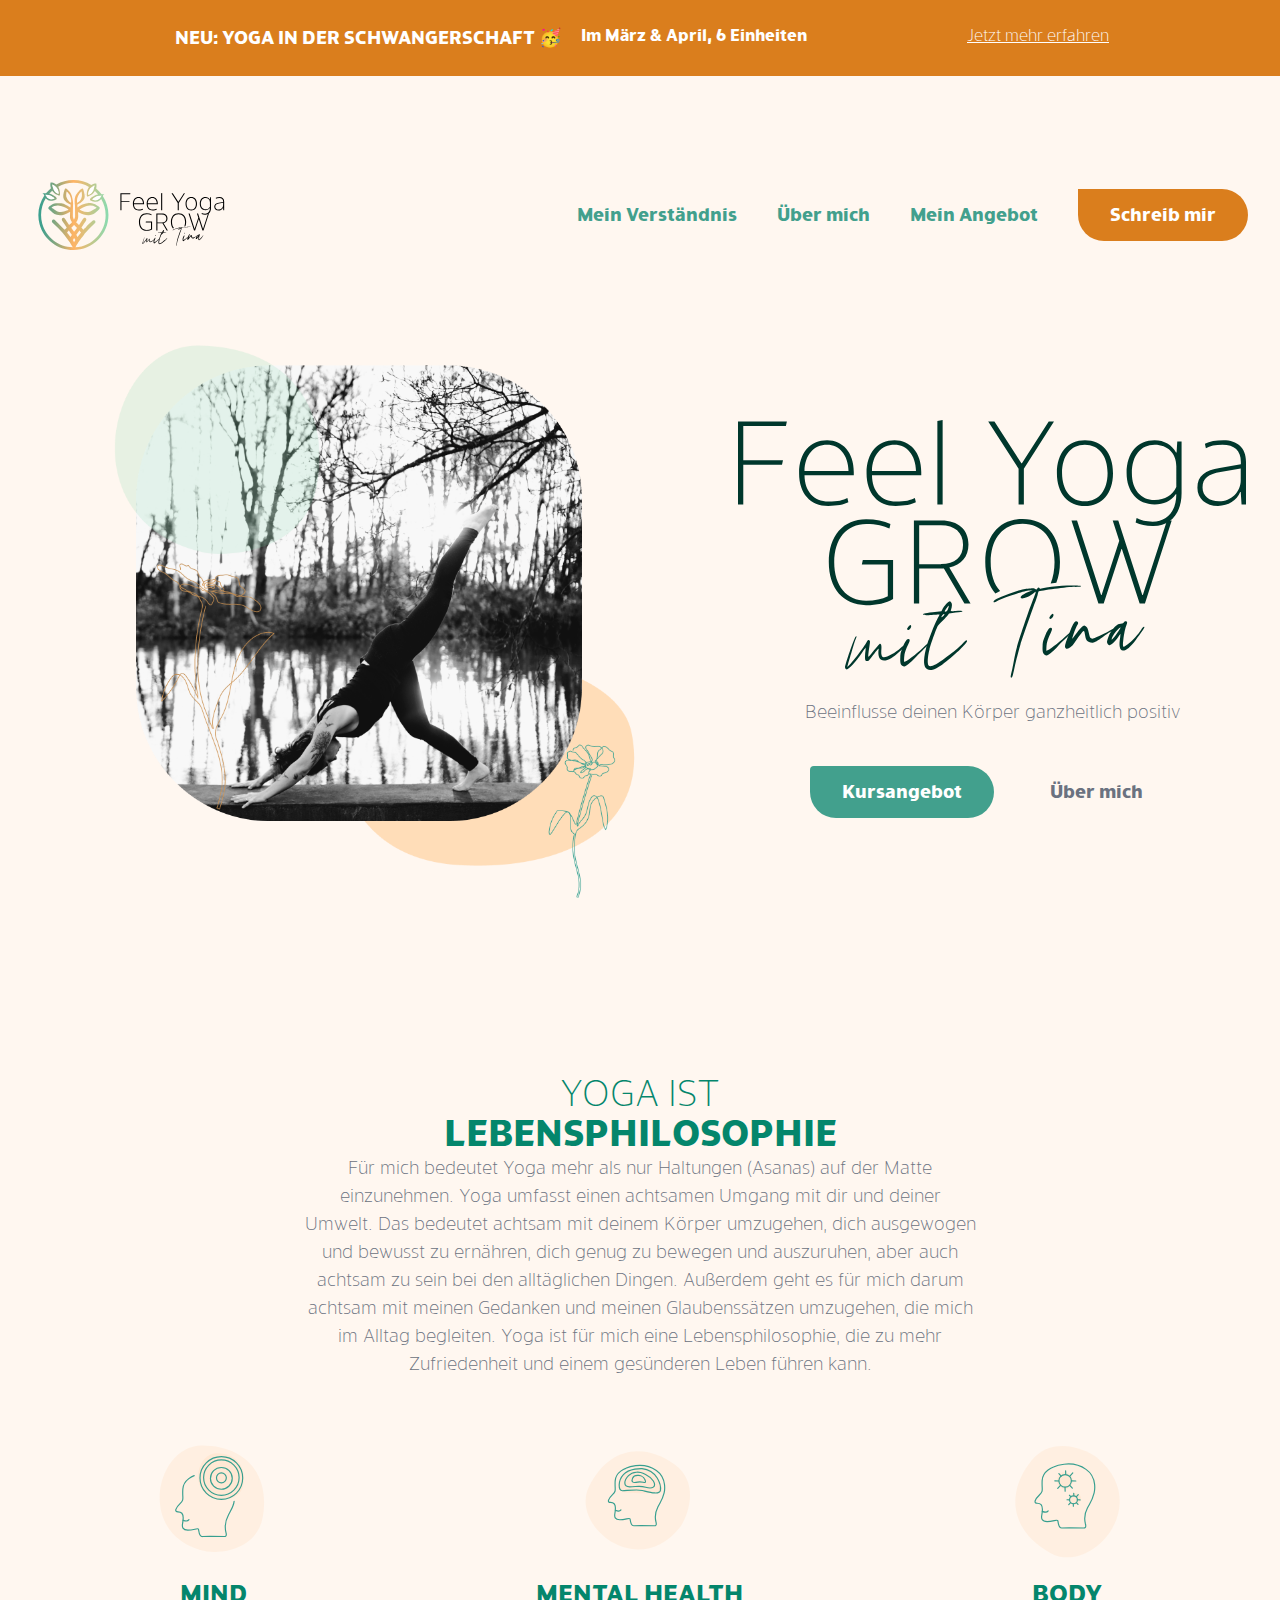
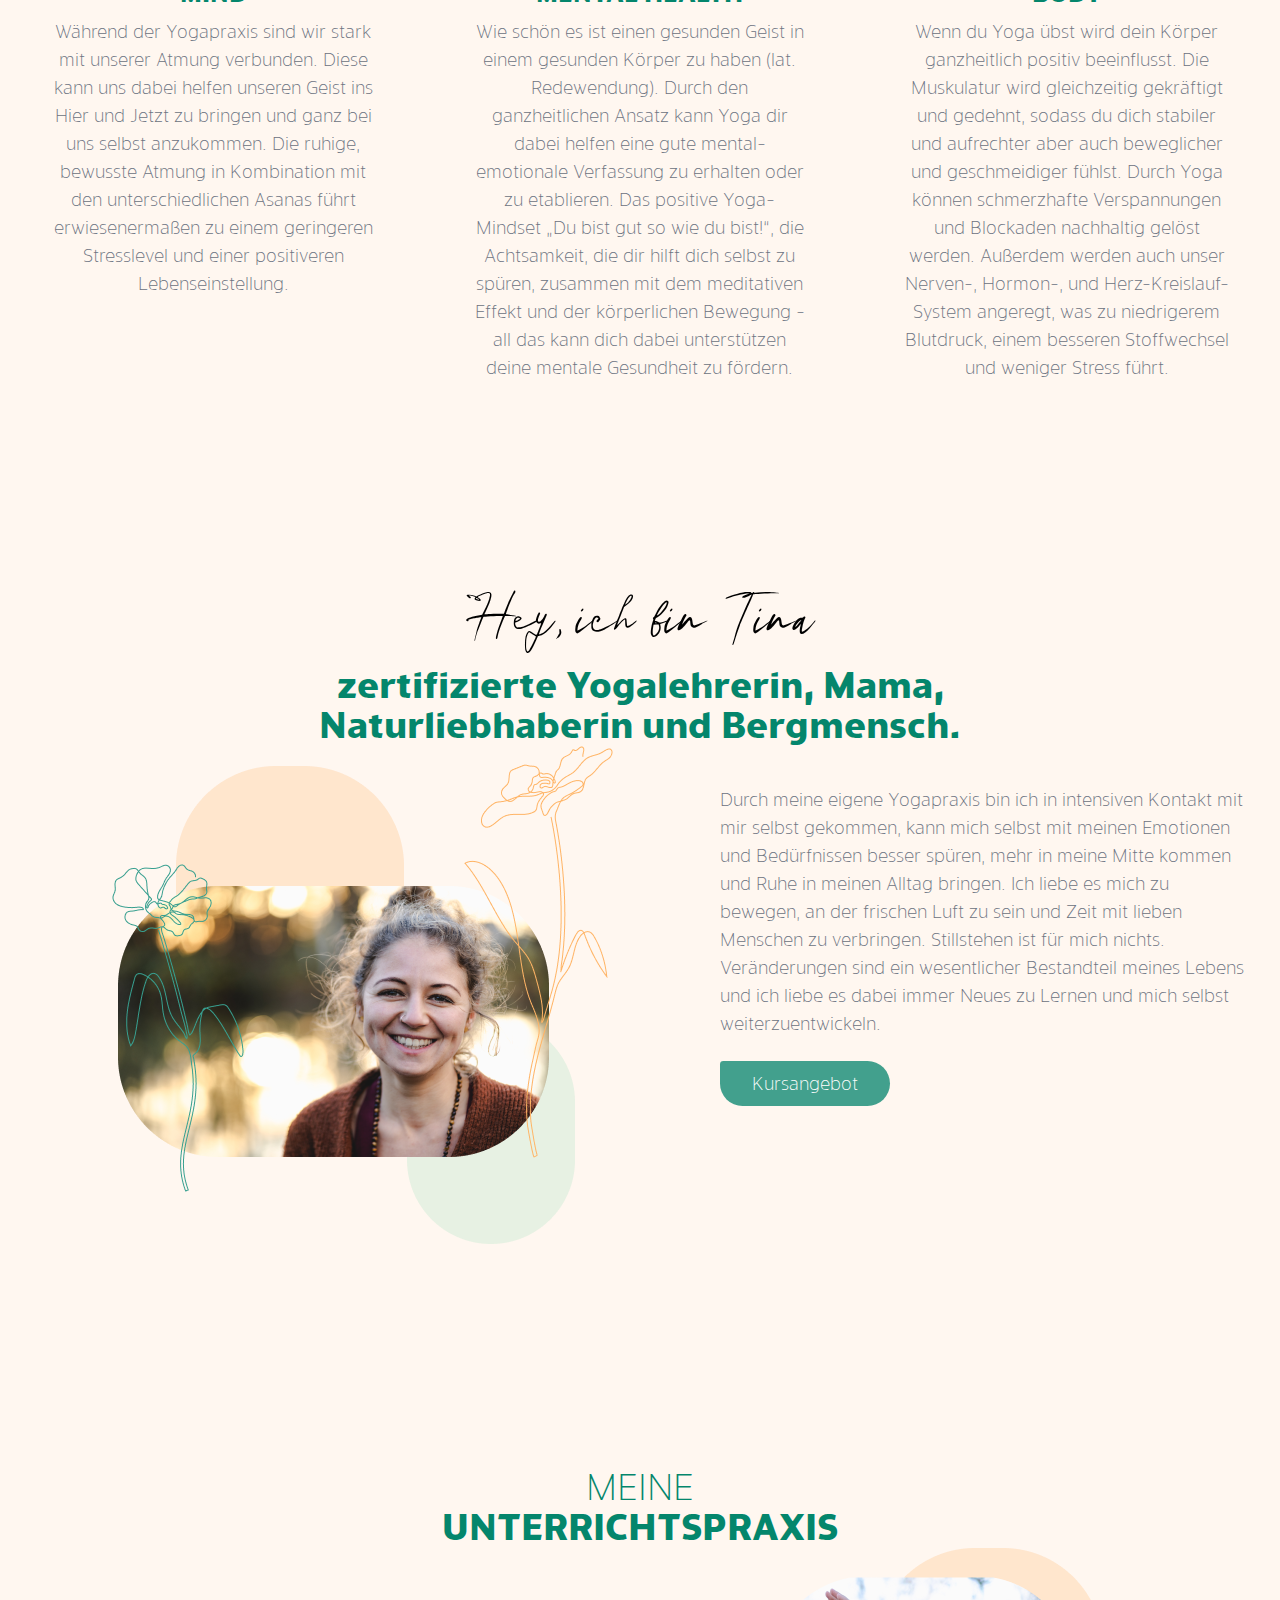
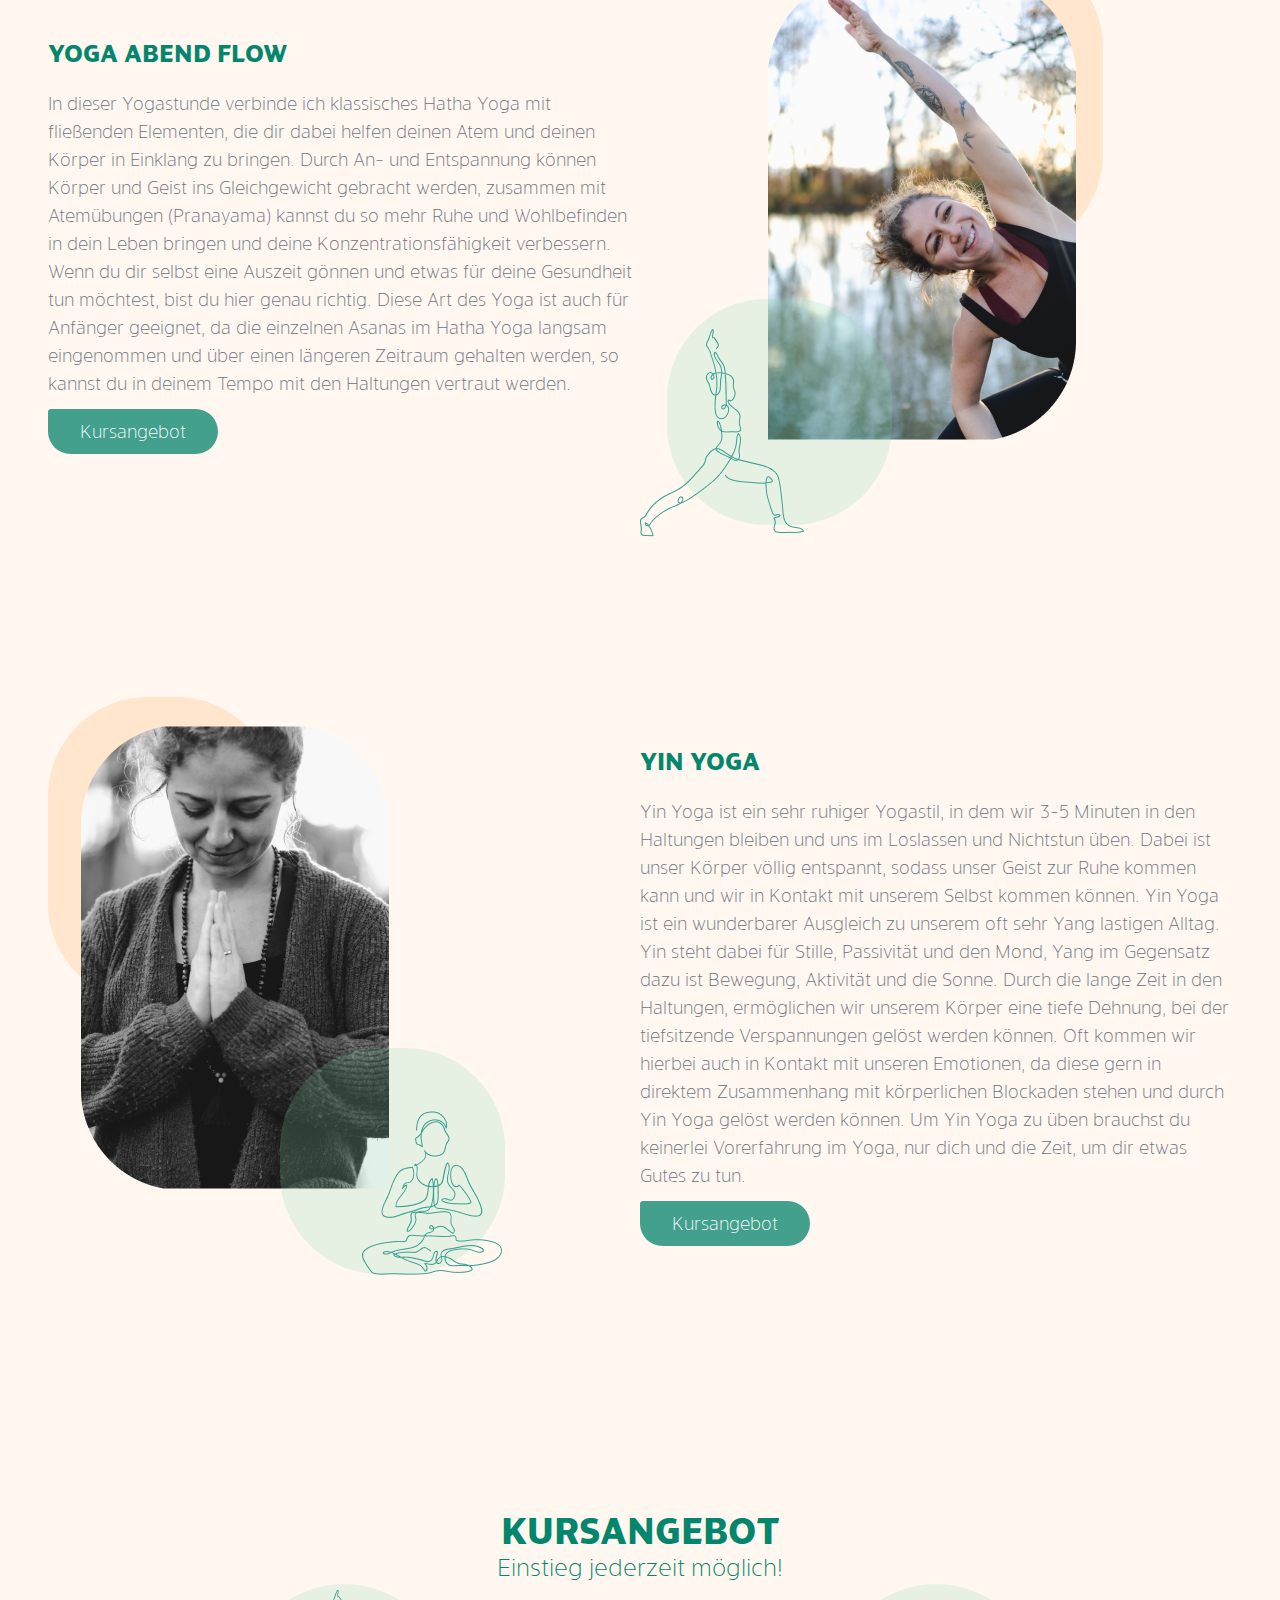
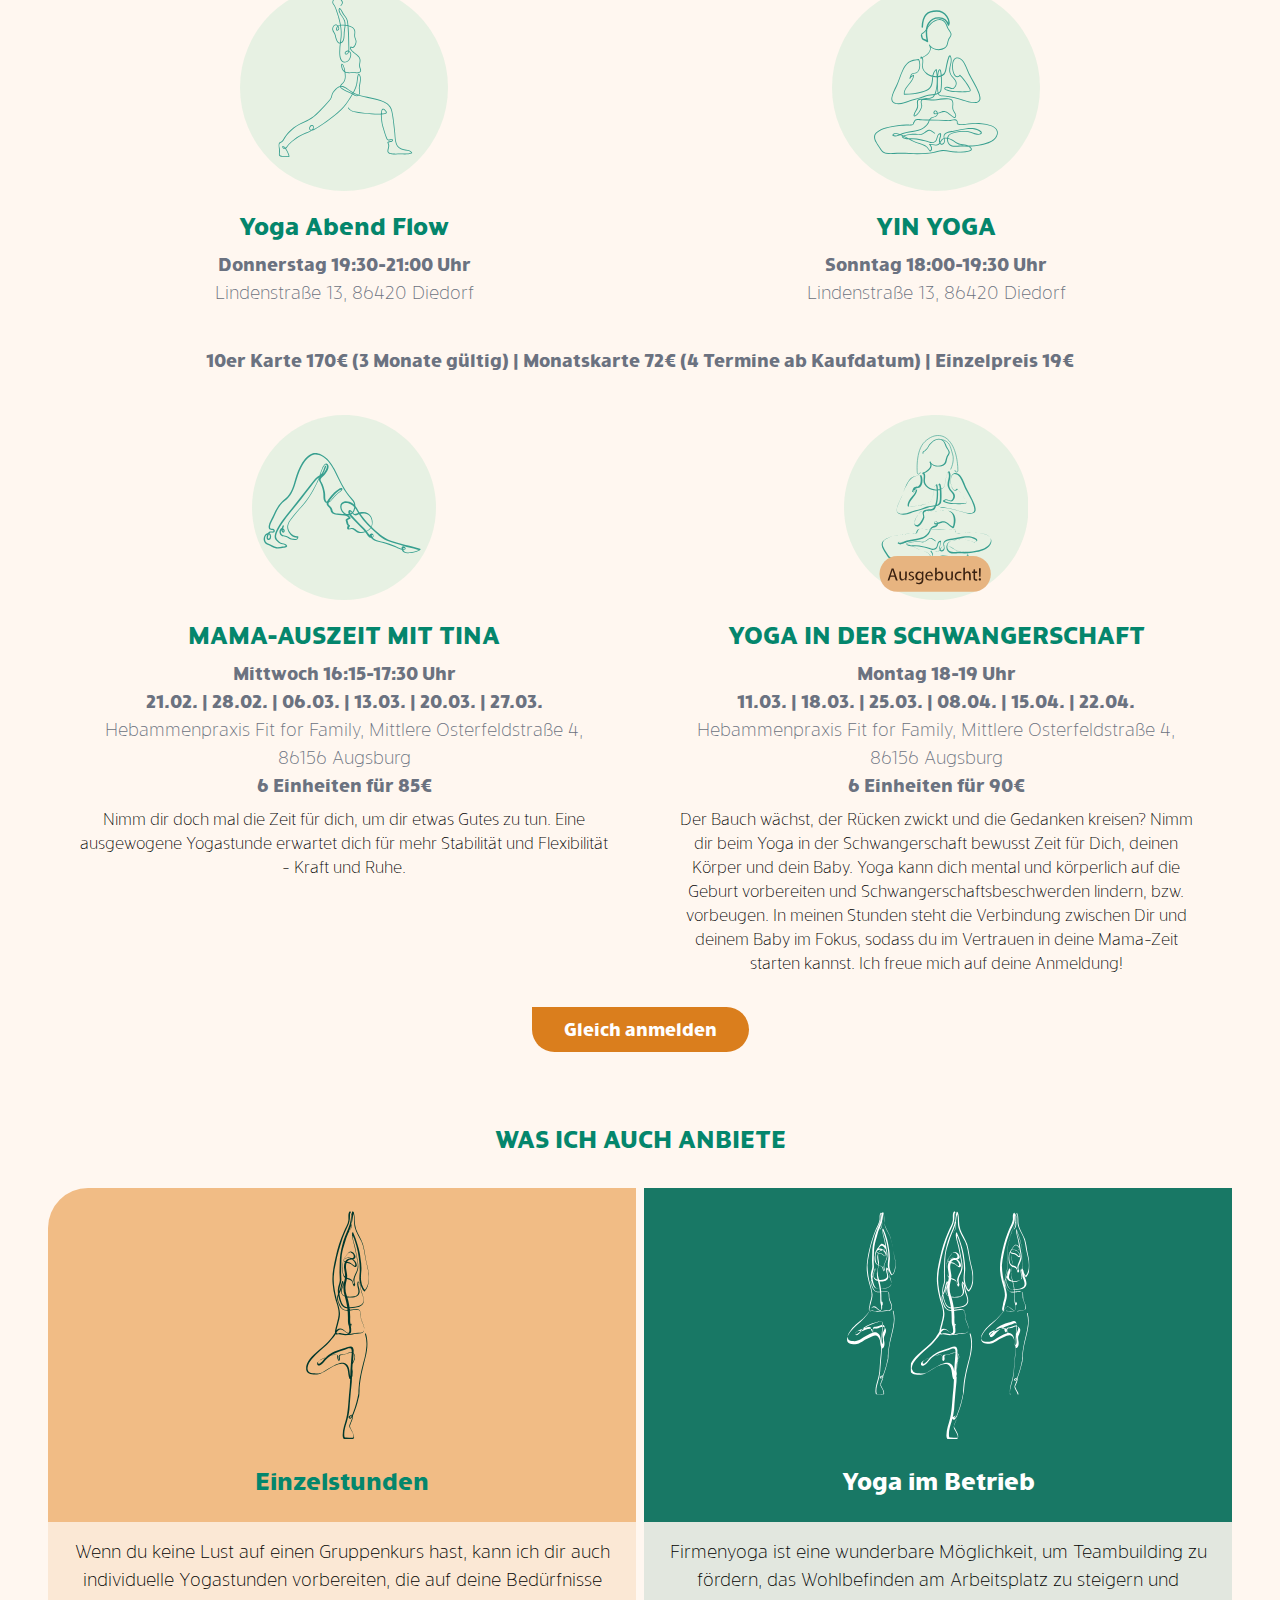
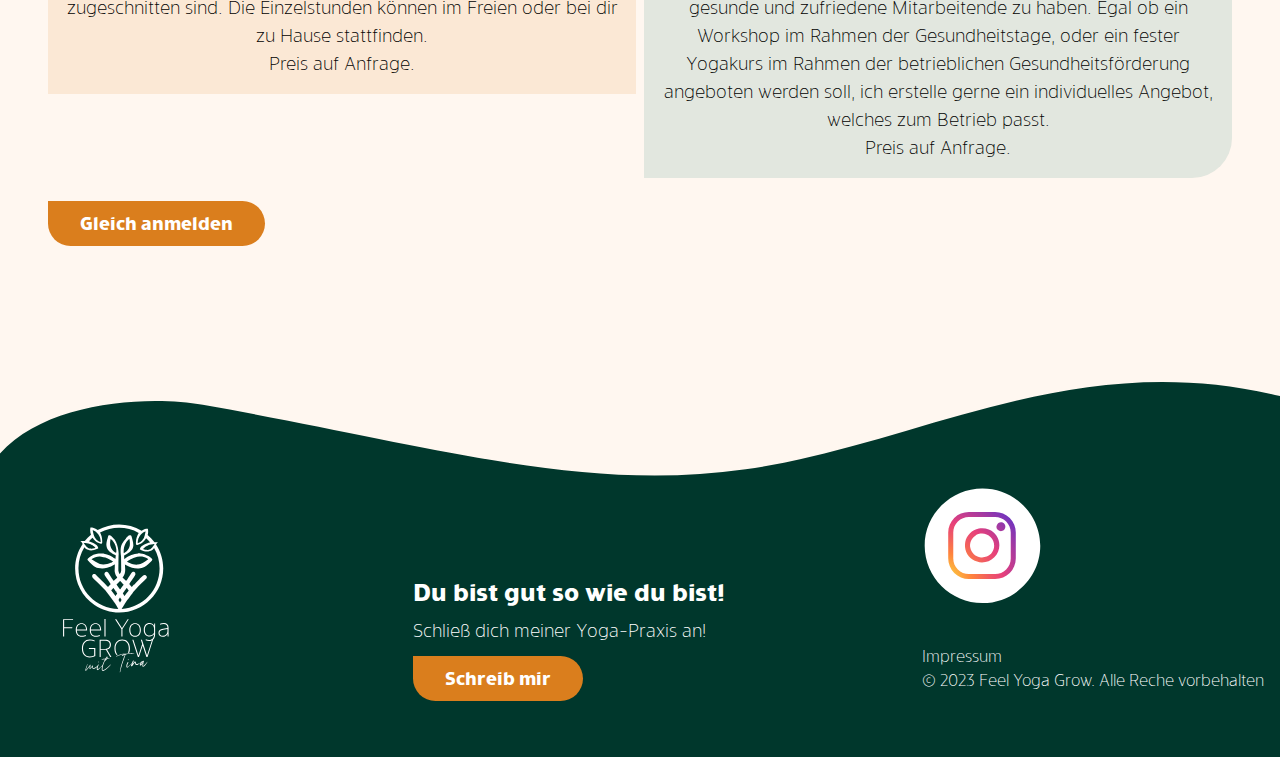
<file: index.html>
<!DOCTYPE html>
<html lang="de">

    <head>
        <meta charset="UTF-8">
        <meta http-equiv="X-UA-Compatible" content="IE=edge">
        <meta name="viewport" content="width=device-width, initial-scale=1.0">
        <meta property="og:title" content="Feel Yoga Grow - mit Tina"/>
        <meta property="og:image" content="assets/image/OG_image.png">
        <meta property="og:description" content="Hey, ich bin Tina zertifizierte Yogalehrerin, Mama, Naturliebhaberin und Bergmensch. Starte mit mir ganzheitlich in deine Yoga Praxis"/>

        <title>Feel Yoga Grow - mit Tina</title>
        <link rel="icon" type="image/x-icon" href="assets/image/favicon.png">
        <link rel="stylesheet" href="assets/css/tailwind.css">
        <link rel="stylesheet" href="assets/css/custom.css">
        <script>
            function myFunction(x) {
                x.classList.toggle("change");
            }
        </script>

    </head>

    <body>

        <div class="bg-orange pt-6 pb-4 md:flex mx-auto md:grid justify-items-center">
            
            <container class="md:flex text-center">
                <h3 class="mb-2 font-semibold text-white text-lg px-1 uppercase">            
                    NEU: Yoga in der Schwangerschaft &#129395;
                </h3>
                <p class="text-white font-bold px-4">Im März & April, 6 Einheiten </p>
                <a class="font-medium text-white textlink pl-36" href="#mamakurs">Jetzt mehr erfahren</a>
            </container>
        </div>

         <!-- first viewport -->
         <section class="md:py-16">

            <div class="container max-w-screen-xl mx-auto">
                <nav class="flex-wrap lg:flex items-center justify-between lg:mb-10 px-8" x-data="{navbarOpen:false}">
                    
                    <div class="flex items-center justify-between lg:mb-0">
                        <img class="logo" src="assets/image/logo.svg" alt="Logo">
                        <button class="lg:hidden" @click="navbarOpen = !navbarOpen">
                            <div class="burgermenu" onclick="myFunction(this)">
                                <div class="bar1"></div>
                                <div class="bar2"></div>
                                <div class="bar3"></div>
                              </div> 
                        </button>
                    </div>

                    <ul class="hidden lg:block lg:flex flex-col lg:flex-row lg:items-center lg:space-x-10" :class="{'hidden':!navbarOpen,'flex':navbarOpen}">
                        <li class="font-bold text-green-500 text-lg hover:text-green-700 transition ease-in-out duration-300 mb-5 lg:mb-0 hover-underline-animation">
                            <a href="#aboutyoga">Mein Verständnis</a>
                        </li>
                        <li class="font-bold text-green-500 text-lg hover:text-green-700 transition ease-in-out duration-300 mb-5 lg:mb-0 hover-underline-animation">
                            <a href="#aboutme">Über mich</a>
                        </li>
                        <li class="font-bold text-green-500 text-lg hover:text-green-700 transition ease-in-out duration-300 mb-5 lg:mb-0 hover-underline-animation">
                            <a href="#course">Mein Angebot</a>
                        </li>
                        <li class="px-8 py-3 bg-orange text-white font-bold text-lg text-center hover:bg-green-700 transition ease-linear duration-300 button">
                                <a href="mailto:feelyogagrow@gmail.com">Schreib mir</a>
                        </li>
                    </ul>
                </nav>

                <header>
                    <div class="container max-w-screen-xl mx-auto px-4">
                        <div class="flex flex-col xl:flex-row items-end">
                            
                            <div class="md:container mx-auto xl:mx-20 mb-10 xl:mb-0 ">
                                <img src="assets/image/header-img.png" alt="Image">
                            </div>
        
                            <div class="md:container mx-auto xl:mx-0 text-center xl:text-left md:order-last mb-20">
                                <img src="assets/image/logo_font.svg" alt="Logo" class="w-4/6 md:w-max mx-auto">
                                
                                <p class="font-normal text-gray-500 text-lg text-center mt-5">
                                    Beeinflusse deinen Körper ganzheitlich positiv
                                </p>
                                <!--buttons-->
                                <div class="flex items-center justify-center mt-10">
                                    <a href="#angebot" class="px-8 py-3 bg-green-500 font-bold text-white text-md md:text-lg rounded-md hover:bg-green-700 transition ease-in-out duration-300 mr-14 button">Kursangebot</a>
                                    <a href="#aboutme" class="lg:block font-semibold hover:text-green-700 transition ease-in-out duration-300 text-gray-500 text-lg mr-8">Über mich</a>
                                </div>
                            </div>

                        </div>
        
                    </div> 
                </header>
            </div> <!-- container.// -->

        </section>
        <!-- first viewport //end -->
        
        <div class="p-8">

            <!-- YOGA Lebensphilosophie -->
            <section class="md:py-20 md:py-8" id="aboutyoga">

                <div class="container max-w-screen-xl mx-auto px-4 grid justify-items-center">

                    <div class="max-w-2xl">
                        <h2 class=" text-4xl text-center uppercase text-green-700">
                            Yoga ist
                        </h2>
                        <h2 class=" text-4xl text-center font-bold uppercase text-green-700">
                            Lebens&shy;philosophie
                        </h2>
                        <p class="font-normal text-gray-500 text-lg text-center">
                            Für mich bedeutet Yoga mehr als nur Haltungen (Asanas) auf der Matte einzunehmen. Yoga umfasst einen achtsamen Umgang mit dir und deiner Umwelt. Das bedeutet achtsam mit deinem Körper umzugehen, dich ausgewogen und bewusst zu ernähren, dich genug zu bewegen und auszuruhen, aber auch achtsam zu sein bei den alltäglichen Dingen. Außerdem geht es für mich darum achtsam mit meinen Gedanken und meinen Glaubenssätzen umzugehen, die mich im Alltag begleiten. Yoga ist für mich eine Lebensphilosophie, die zu mehr Zufriedenheit und einem gesünderen Leben führen kann.
                        </p>
                    </div>
                    
                    <!-- 3er-Spalte -->
                    <div class="grid grid-cols-1 md:grid-cols-2 xl:grid-cols-3 gap-x-24 py-16 ">
                        <div class="text-center mb-10 md:mb-0">
                            <div class="flex items-center justify-center mb-5">
                                <img src="assets/image/illus/feel-yoga-grow_illu_mind.svg" class="illu">
                            </div>
                            <h2 class="mb-2 font-semibold text-green-700 text-2xl uppercase">Mind</h2>
                            <p class="text-lg text-gray-500">
                                Während der Yogapraxis sind wir stark mit unserer Atmung verbunden. Diese kann uns dabei helfen unseren Geist ins Hier und Jetzt zu bringen und ganz bei uns selbst anzukommen. Die ruhige, bewusste Atmung in Kombination mit den unterschiedlichen Asanas führt erwiesenermaßen zu einem geringeren Stresslevel und einer positiveren Lebenseinstellung.
                            </p>
                        </div>

                        <div class="text-center mb-10 md:mb-0">
                            <div class="flex items-center justify-center mb-5">
                                <img src="assets/image/illus/feel-yoga-grow_illu_mental-health.svg" class="illu">
                            </div>
                            <h2 class="mb-2 font-semibold text-green-700 text-2xl uppercase">Mental health</h2>
                            <p class="text-lg text-gray-500">
                                Wie schön es ist einen gesunden Geist in einem gesunden Körper zu haben (lat. Redewendung). Durch den ganzheitlichen Ansatz kann Yoga dir dabei helfen eine gute mental-emotionale Verfassung zu erhalten oder zu etablieren. Das positive Yoga-Mindset „Du bist gut so wie du bist!“, die Achtsamkeit, die dir hilft dich selbst zu spüren, zusammen mit dem meditativen Effekt und der körperlichen Bewegung - all das kann dich dabei unterstützen deine mentale Gesundheit zu fördern. 
                            </p>
                        </div>

                        <div class="text-center">
                            <div class="flex items-center justify-center mb-5">
                                <img src="assets/image/illus/feel-yoga-grow_illu_body.svg" class="illu">
                            </div>
                            <h2 class="mb-2 font-semibold text-green-700 text-2xl uppercase">Body</h2>
                            <p class="text-lg text-gray-500">
                                Wenn du Yoga übst wird dein Körper ganzheitlich positiv beeinflusst. Die Muskulatur wird gleichzeitig gekräftigt und gedehnt, sodass du dich stabiler und aufrechter aber auch beweglicher und geschmeidiger fühlst. Durch Yoga können schmerzhafte Verspannungen und Blockaden nachhaltig gelöst werden. Außerdem werden auch unser Nerven-, Hormon-, und Herz-Kreislauf-System angeregt, was zu niedrigerem Blutdruck, einem besseren Stoffwechsel und weniger Stress führt. 
                            </p>
                        </div>
                    </div>

                </div> <!-- container.// -->

            </section>
            <!-- section //end -->

            <!-- about me -->
            <section class="md:py-8" id="aboutme">

                <div class="container max-w-screen-xl mx-auto ">
                    
                    <div class="text-center">
                        <h2 class="signature">
                            Hey, ich bin Tina
                        </h2>
                        <h2 class=" text-4xl text-center font-bold text-green-700">
                            zertifizierte Yogalehrerin, Mama, <br> Naturliebhaberin und Bergmensch.
                        </h2>
                    </div>

                    <div class="flex flex-col xl:flex-row justify-between mb-10 md:mb-40">
                        <div class="md:container md:mx-auto xl:mx-20 xl:mb-0">
                            <img src="assets/image/feel-yoga-grow_about-me.png" alt="Image">
                        </div>

                        <div class="md:container md:mx-auto xl:mx-0 mt-10 text-center xl:text-left">
                            <p class="font-normal text-gray-500 text-lg md:mb-5">
                                Durch meine eigene Yogapraxis bin ich in intensiven Kontakt mit mir selbst gekommen, kann mich selbst mit meinen Emotionen und Bedürfnissen besser spüren, mehr in meine Mitte kommen und Ruhe in meinen Alltag bringen. Ich liebe es mich zu bewegen, an der frischen Luft zu sein und Zeit mit lieben Menschen zu verbringen. Stillstehen ist für mich nichts. Veränderungen sind ein wesentlicher Bestandteil meines Lebens und ich liebe es dabei immer Neues zu Lernen und mich selbst weiterzuentwickeln.
                            </p>
                            <div class="my-8">
                                <a href="#course" class="px-8 py-3 bg-green-500 font-medium text-white text-md md:text-lg rounded-md hover:bg-green-700 transition ease-in-out duration-300 button">Kursangebot</a>
                            </div>
                        </div>
                    </div>

                </div> <!-- container.// -->

            </section>

            <!-- YOGA Arten.// -->
            <section class="py-8 md:py-8">
                <div class="container max-w-screen-xl mx-auto px-4">  
                    <div>
                        <h2 class="text-4xl text-center uppercase text-green-700">
                            Meine
                        </h2>
                        <h2 class="text-4xl text-center font-bold uppercase text-green-700">
                            Unterrichts&shy;praxis
                        </h2>
                    </div>  
                    <div class="flex flex-col xl:flex-row items-center justify-between mb-20 md:mb-40">
                        <div class="md:container md:order-last md:mx-auto xl:mx-0">
                            <img src="assets/image/feel-yoga-grow_flow-yoga.png" alt="Image">
                        </div>

                        <div class="md:container md:order-first md:mx-auto xl:mx-0 text-center xl:text-left mb-20 xl:mb-0">
                            <h3 class="font-bold text-green-700 text-2xl uppercase mb-5">Yoga Abend Flow</h3>
                            <p class="font-normal text-gray-500 text-lg mb-5">
                                In dieser Yogastunde verbinde ich klassisches Hatha Yoga mit fließenden Elementen, die dir dabei helfen deinen Atem und deinen Körper in Einklang zu bringen. Durch An- und Entspannung können Körper und Geist ins Gleichgewicht gebracht werden, zusammen mit Atemübungen (Pranayama) kannst du so mehr Ruhe und Wohlbefinden in dein Leben bringen und deine Konzentrationsfähigkeit verbessern. Wenn du dir selbst eine Auszeit gönnen und etwas für deine Gesundheit tun möchtest, bist du hier genau richtig. Diese Art des Yoga ist auch für Anfänger geeignet, da die einzelnen Asanas im Hatha Yoga langsam eingenommen und über einen längeren Zeitraum gehalten werden, so kannst du in deinem Tempo mit den Haltungen vertraut werden. 
                            </p>
                            <a href="#angebot" class="px-8 py-3 bg-green-500 font-medium text-white text-md md:text-lg rounded-md hover:bg-green-700 transition ease-in-out duration-300 button">Kursangebot</a>

                        </div>
                    </div>
                    <div class="flex flex-col xl:flex-row items-center justify-between mb-20 md:mb-40">
                        <div class="md:container md:mx-auto xl:mx-0">
                            <img src="assets/image/feel-yoga-grow_yin-yoga.png" alt="Image">
                        </div>
                        <div class="md:container md:mx-auto xl:mx-0 text-center xl:text-left mb-20 xl:mb-0">
                            <h3 class="font-bold text-green-700 text-2xl uppercase mb-5">Yin Yoga</h3>
                            <p class="font-normal text-gray-500 text-lg mb-5">
                                Yin Yoga ist ein sehr ruhiger Yogastil, in dem wir 3-5 Minuten in den Haltungen bleiben und uns im Loslassen und Nichtstun üben. Dabei ist unser Körper völlig entspannt, sodass unser Geist zur Ruhe kommen kann und wir in Kontakt mit unserem Selbst kommen können. Yin Yoga ist ein wunderbarer Ausgleich zu unserem oft sehr Yang lastigen Alltag. Yin steht dabei für Stille, Passivität und den Mond, Yang im Gegensatz dazu ist Bewegung, Aktivität und die Sonne. Durch die lange Zeit in den Haltungen, ermöglichen wir unserem Körper eine tiefe Dehnung, bei der tiefsitzende Verspannungen gelöst werden können. Oft kommen wir hierbei auch in Kontakt mit unseren Emotionen, da diese gern in direktem Zusammenhang mit körperlichen Blockaden stehen und durch Yin Yoga gelöst werden können. Um Yin Yoga zu üben brauchst du keinerlei Vorerfahrung im Yoga, nur dich und die Zeit, um dir etwas Gutes zu tun. 
                            </p>
                            <a href="#angebot" class="px-8 py-3 bg-green-500 font-medium text-white text-md md:text-lg rounded-md hover:bg-green-700 transition ease-in-out duration-300 button">Kursangebot</a>
                        </div>
                    </div>
                </div>    

            </section>    


            <!-- Kursangebot.// -->
            <section class="py-8 md:py-8" id="course">

                <!-- 2 Arten.// -->
                <div class="max-w-screen-xl mx-auto px-4 text-center" id="angebot">
                    <h2 class="text-4xl text-center font-bold uppercase text-green-700">
                        Kursangebot</span>
                    </h2>  
                    <h3 class="text-2xl text-center text-green-700">
                        Einstieg jederzeit möglich!
                    </h3>

                    <!-- 2er-Spalte -->
                    <div class="grid grid-cols-1 md:grid-cols-2">
                        <div class="text-center mb-10 md:mb-0">
                            <div class="flex items-center justify-center mb-5">
                                <img src="assets/image/illus/feel-yoga-grow_illu-flow-yoga.svg" class="illu">
                            </div>
                            <h2 class="mb-2 font-semibold text-green-700 text-2xl">Yoga Abend Flow</h2>
                            <p class="text-lg text-gray-500 font-bold">Donnerstag 19:30-21:00 Uhr</p>
                            <p class="text-lg text-gray-500">Lindenstraße 13, 86420 Diedorf</p>
                        </div>
                        <div class="text-center mb-10 md:mb-0">
                            <div class="flex items-center justify-center mb-5">
                                <img src="assets/image/illus/feel-yoga-grow_illu-yin-yoga.svg" class="illu">
                            </div>
                            <h2 class="mb-2 font-semibold text-green-700 text-2xl uppercase">Yin Yoga</h2>
                            <p class="text-lg text-gray-500 font-bold">Sonntag 18:00-19:30 Uhr</p>
                            <p class="text-lg text-gray-500">Lindenstraße 13, 86420 Diedorf</p>
                        </div>
                    </div>    
                        <p class="text-lg text-gray-500 font-bold mb-10 md:mt-10 mt-4">10er Karte 170€ (3 Monate gültig)   |   Monatskarte 72€ (4 Termine ab Kaufdatum)   |   Einzelpreis 19€</p>
                </div> <!-- container.// -->

                <div id="mamakurs" class="max-w-screen-xl mx-auto px-4 text-center">
                    
                    <div class="grid grid-cols-1 md:grid-cols-2">
                        <div class="text-center mb-10 md:mb-0 md:px-8">
                            <div class="flex justify-center mb-5">
                                <img src="assets/image/illus/feel-yoga-grow_illu-mama-auszeit.svg" class="illu">
                            </div>
                            <div class="text-center">
                                <h2 class="mb-2 font-semibold text-green-700 text-2xl uppercase">Mama-Auszeit mit Tina</h2>
                                <p class="text-lg text-gray-500 font-bold">Mittwoch 16:15-17:30 Uhr</p>
                                <p class="text-lg text-gray-500 font-bold">21.02. | 28.02. | 06.03. | 13.03. | 20.03. | 27.03.</p>
                                <p class="text-lg text-gray-500">Hebammenpraxis Fit for Family, Mittlere Osterfeldstraße 4, 86156 Augsburg</p>
                                <p class="text-lg text-gray-500 font-bold mb-2">6 Einheiten für 85€</p>
                                <p>
                                    Nimm dir doch mal die Zeit für dich, um dir etwas Gutes zu tun. Eine ausgewogene Yogastunde erwartet dich für mehr Stabilität und Flexibilität - Kraft und Ruhe. 
                                </p>
                            </div>
                        </div>
                        <div class="text-center mb-10 md:px-8">
                            <div class="flex justify-center mb-5">
                                <img src="assets/image/illus/feel-yoga-grow_mama-yoga.svg" class="illu">
                            </div>
                            <div class="text-center">
                                <h2 class="mb-2 font-semibold text-green-700 text-2xl uppercase">Yoga in der Schwangerschaft</h2>
                                <p class="text-lg text-gray-500 font-bold">Montag 18-19 Uhr</p>
                                <p class="text-lg text-gray-500 font-bold">11.03. | 18.03. | 25.03. | 08.04. | 15.04. | 22.04.</p>
                                <p class="text-lg text-gray-500">Hebammenpraxis Fit for Family, Mittlere Osterfeldstraße 4, 86156 Augsburg</p>
                                <p class="text-lg text-gray-500 font-bold mb-2">6 Einheiten für 90€</p>
                                <p>
                                    Der Bauch wächst, der Rücken zwickt und die Gedanken kreisen?
                                    Nimm dir beim Yoga in der Schwangerschaft bewusst Zeit für Dich, deinen Körper und dein Baby.
                                    Yoga kann dich mental und körperlich auf die Geburt vorbereiten und Schwangerschaftsbeschwerden lindern, bzw. vorbeugen.
                                    In meinen Stunden steht die Verbindung zwischen Dir und deinem Baby im Fokus, sodass du im Vertrauen in deine Mama-Zeit starten kannst.
                                    Ich freue mich auf deine Anmeldung!
                                </p>
                            </div>
                        </div>
                    </div>

                    <a class="px-8 py-3 mt-20 bg-orange text-white font-bold text-lg text-center hover:bg-green-700 transition ease-linear duration-300 button" href="mailto:feelyogagrow@gmail.com">Gleich anmelden</a>

                </div>

                <!-- weiteres angebot-->
                <div class="max-w-screen-xl mx-auto px-4 py-20">
                    <h3 class="font-bold text-green-700 text-2xl uppercase text-center">
                        Was ich auch anbiete
                    </h3>
                    <!-- 2er-Spalte -->
                    <div class="grid grid-cols-1 md:grid-cols-2 py-8 gap-x-2">
                        <!-- Eonzelstunden-->
                        <div class="text-center mb-10 md:mb-0">
                            <div class="bg-orange-70">
                                <div class="flex justify-center mb-5">
                                    <img src="assets/image/illus/feel-yoga-grow_illu-einzelstunden.svg" class="illu">
                                </div>
                                <h2 class="mb-2 font-semibold text-green-700 text-2xl">Einzelstunden</h2>
                            </div>
                            <div class="bg-orange-40">
                                <p class="text-lg angebot">
                                    Wenn du keine Lust auf einen Gruppenkurs hast, kann ich dir auch individuelle Yogastunden vorbereiten, die auf deine Bedürfnisse zugeschnitten sind. Die Einzelstunden können im Freien oder bei dir zu Hause stattfinden. 
                                    <br> Preis auf Anfrage. 
                                </p>
                            </div>
                        </div>

                        <div class="text-center mb-10 md:mb-0">
                            <div class="bg-green-70">
                                <div class="flex justify-center mb-5">
                                    <img src="assets/image/illus/feel-yoga-grow_illu-gruppenyoga.svg" class="illu">
                                </div>
                                <h2 class="mb-2 font-semibold text-white text-2xl">Yoga im Betrieb</h2>
                            </div>
                            <div class="bg-green-40">
                                <p class="text-lg angebot">
                                    Firmenyoga ist eine wunderbare Möglichkeit, um Teambuilding zu fördern, das Wohlbefinden am Arbeitsplatz zu steigern und gesunde und zufriedene Mitarbeitende zu haben. Egal ob ein Workshop im Rahmen der Gesundheitstage, oder ein fester Yogakurs im Rahmen der betrieblichen Gesundheitsförderung angeboten werden soll, ich erstelle gerne ein individuelles Angebot, welches zum Betrieb passt.
                                    <br>Preis auf Anfrage. 
                                </p>
                            </div>
                        </div>

                    </div> <!-- Ende 2er-Spalte -->

                    <a class="px-8 py-3 bg-orange text-white font-bold text-lg text-center hover:bg-green-700 transition ease-linear duration-300 button" href="mailto:feelyogagrow@gmail.com">Gleich anmelden</a>

                </div>

            </section>
        </div>

        <footer class="py-16 md:py-16 footer-background">

            <div class="container max-w-screen-xl mx-auto px-4">

                <div class="lg:flex flex-col md:flex-row lg:justify-between items-end">
                    <div class="mt-10">
                        <img src="assets/image/logo_negativ.svg" alt="Image" class="mb-5 mx-auto lg:mx-0 logo">
                    </div>
                    <div>
                        <h2 class="mb-2 font-semibold text-white text-2xl">Du bist gut so wie du bist!</h2>
                        <p class="text-white text-lg mb-5">Schließ dich meiner Yoga-Praxis an!</p>
                        <div class="">
                            <a class="px-8 py-3 bg-orange text-white font-bold text-lg text-center hover:bg-green-700 transition ease-linear duration-300 button" href="mailto:feelyogagrow@gmail.com">Schreib mir</a>
                        </div>
                    </div>
                    <div class="">
                        <div class="mt-10">
                            <a href="https://www.instagram.com/tina_yoga_flow" target="_blank"><img src="assets/image/illus/feel-yoga-grow_illu-instagram.svg" alt="Image" class="illu"></a>
                        </div>
                        <p class="font-normal text-white text-md md:mt-10 mt-5"><a href="impressum.html">Impressum</a></p>
                        <p class="font-normal text-white text-md">&copy; 2023 Feel Yoga Grow. Alle Reche vorbehalten</p>
                    </div>
                </div>
            </div> <!-- container.// -->

        </footer>

        <script src="assets/js/alpinejs.js"></script>
    </body>
</html>
</file>
<file: assets/css/custom.css>
@charset "utf-8";

@font-face {
  font-family: Endalmin;
  src: local('Endalmin'), url(../fonts/Endalmin.otf);
}

 @font-face {
  font-family:'Evander';
  src: 
    local('Evander-ExtraBold'),
    url(../fonts/Evander-ExtraBold.otf);
  font-weight: bold;
}

@font-face {
  font-family:'Evander';
  src: local('Evander-ExtraLight'),
  url(../fonts/Evander-ExtraLight.otf);
  font-weight: normal;
}

:root {
  --primary: #42A08D;
}

html {
    scroll-behavior: smooth;
    font-family: 'Evander', sans-serif;
    background-color: #FFF7F0;
}

body {
  overflow-x: hidden;
}

.logo {
    width: 200px;
    height: 150px;
}

/*Burger-Menü*/
.burgermenu {
  display: inline-block;
  cursor: pointer;
}

.bar1, .bar2, .bar3 {
  width: 35px;
  height: 4px;
  background-color: #42A08D;
  border-radius: 30%;
  margin: 6px 0;
  transition: 0.4s;
}

/* Rotate first bar */
.change .bar1 {
  transform: translate(0, 11px) rotate(-45deg);
}

/* Fade out the second bar */
.change .bar2 {opacity: 0;}

/* Rotate last bar */
.change .bar3 {
  transform: translate(0, -11px) rotate(45deg);
}

.signature {
  font-size: 6rem;
  font-family: 'Endalmin';
  margin: -18px;
}

.image {
    width: 100%;
    height: 100%;
}

.illu {
    width: 35%;
}

.textlink {
  text-decoration: underline;
}

.footer-background {
    background-image: url("../image/background_footer.svg");
    background-size: cover;
    background-repeat: no-repeat;
}

/* #course {
  background-image: url("../image/background_angebot.svg");
  background-size: cover;
  background-repeat: no-repeat;
  background-position: bottom;

}*/

.button {
    border-top-right-radius: 40px 40px;
    border-bottom-right-radius: 40px 40px;
    border-bottom-left-radius: 40px 40px;
}

/*text linke animation*/
.hover-underline-animation {
  display: inline-block;
  position: relative;
  color: var(--primary);
}

.hover-underline-animation:after {
  content: '';
  position: absolute;
  width: 100%;
  transform: scaleX(0);
  height: 2px;
  bottom: 0;
  left: 0;
  background-color: #FFB465;
  transform-origin: bottom right;
  transition: transform 0.25s ease-out;
}

.hover-underline-animation:hover:after {
  transform: scaleX(1);
  transform-origin: bottom left;
}

.bg-orange {
  background-color: #DA7E1D;
}

.bg-orange-70 {
  background-color: #F1BC85;
  border-top-left-radius: 40px 40px;
  padding: 16px;
}

.bg-orange-40 {
  background-color: #F1BC8540;
  padding: 16px;
}

.bg-green-70 {
  background-color: #187865;
  padding: 16px;
}

.bg-green-40 {
  background-color: #18786520;
  border-bottom-right-radius: 40px 40px;
  padding: 16px;
}

.angebot {
  color: #000;
}
</file>
